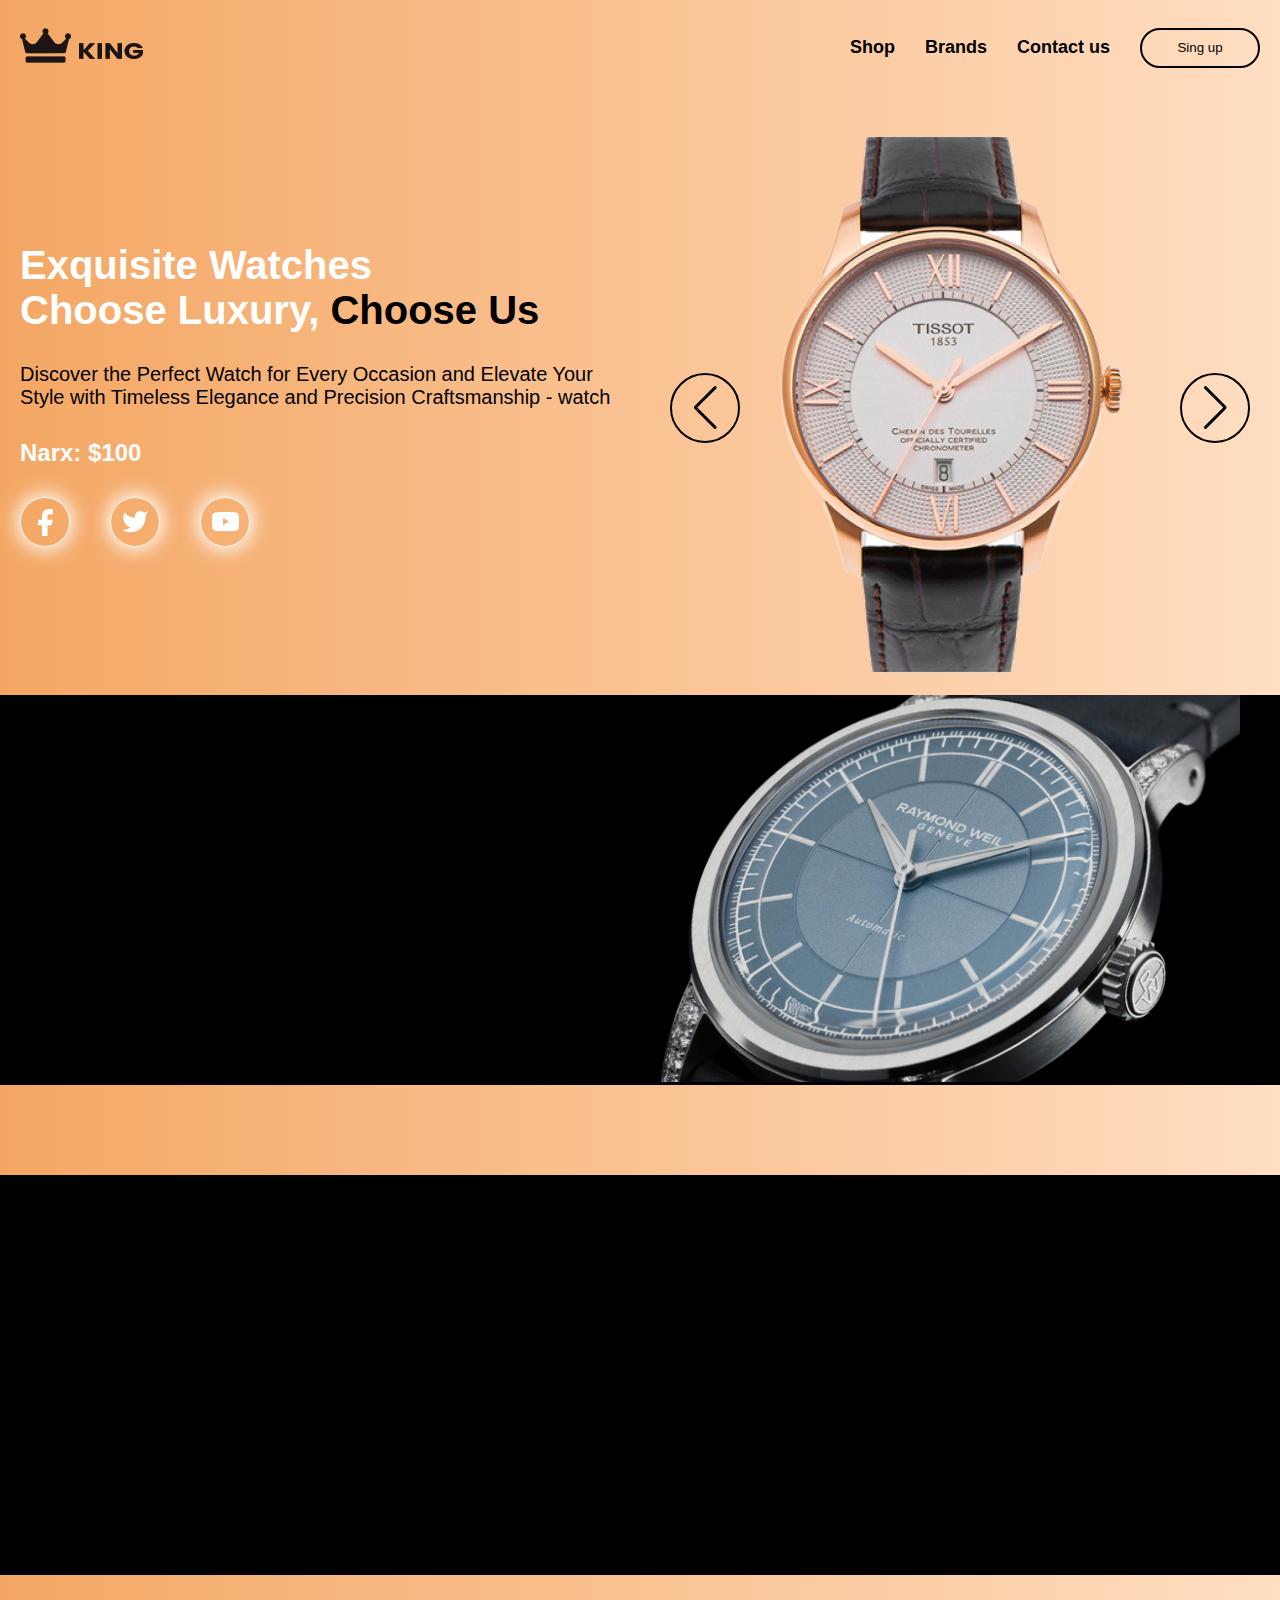
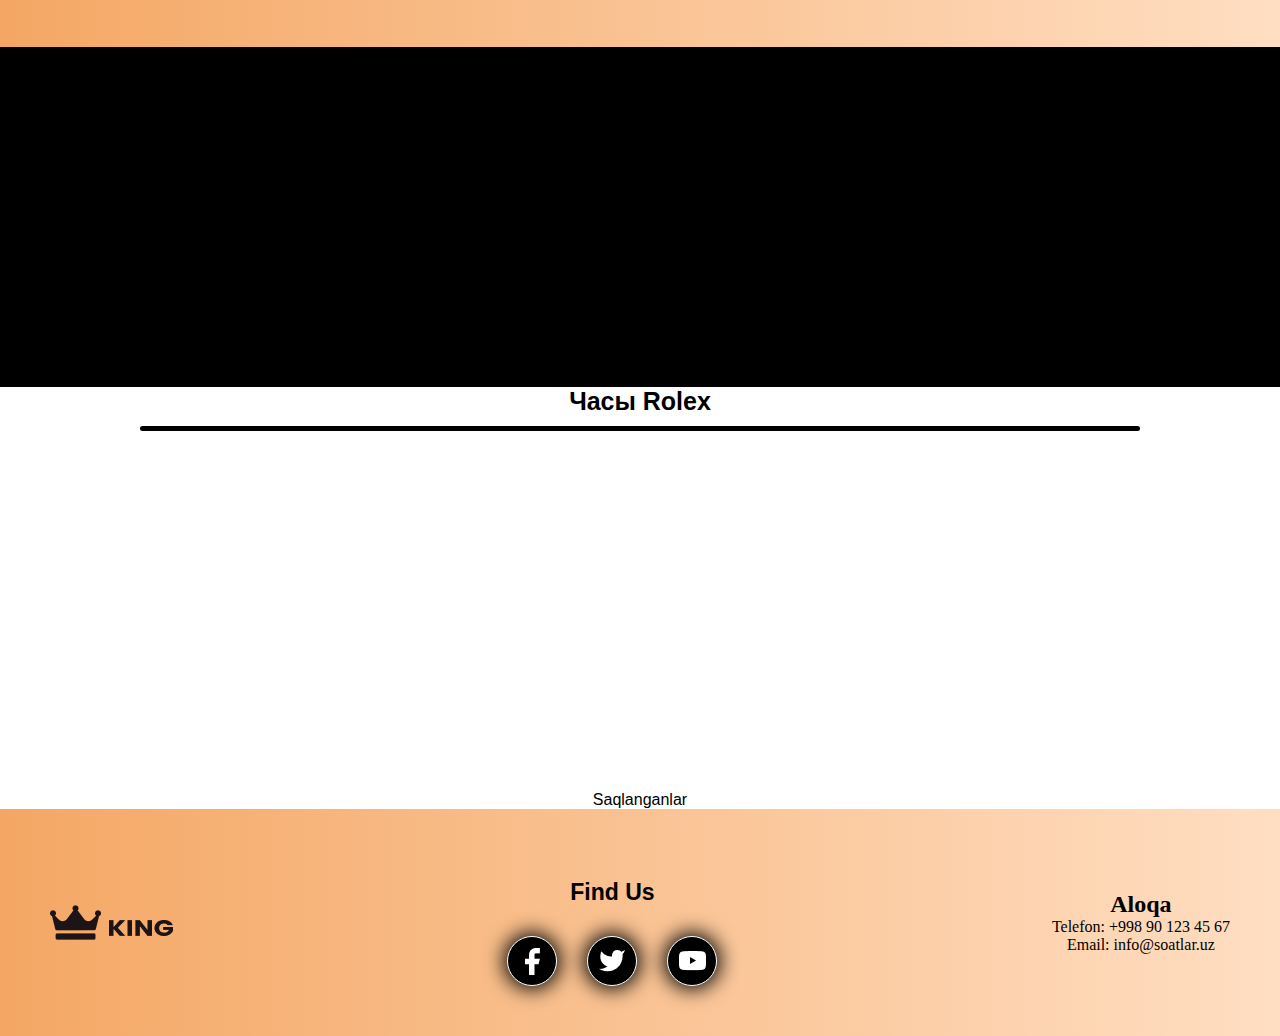
<file: index.html>
<!DOCTYPE html>
<html lang="en">

<head>
    <meta charset="UTF-8">
    <meta name="viewport" content="width=device-width, initial-scale=1.0">
    <title>Document</title>
    <link rel="stylesheet" href="https://cdn.jsdelivr.net/npm/swiper@11/swiper-bundle.min.css" />
    <link href="https://unpkg.com/aos@2.3.1/dist/aos.css" rel="stylesheet">
    <link rel="stylesheet" href="https://unpkg.com/aos@2.3.1/dist/aos.css">

    <link rel="stylesheet" href="./main.css">
    <link rel="stylesheet" href="./modal.css">
</head>

<body>


    <header>
        <nav>
            <ul><img src="./Logo.png" alt=""></ul>
            <ul class="second_ul">

                <a href="./shop.html">
                    <li class="nav_li">Shop</li>
                </a>
                <a href="">
                    <li class="nav_li">Brands</li>
                </a>
                <a href="">
                    <li class="nav_li">Contact us</li>
                </a>

                <button class="sing_up_btn">Sing up</button>

                <div id="registration-modal" class="modal">
                    <div class="modal-content">
                        <span class="close-btn">&times;</span>
                        <h2 class="modal_title">Ro‘yxatdan o‘tish</h2>
                        <input type="text" placeholder="Ismingiz" class="inp_name">
                        <input type="email" placeholder="Email" class="inp_email">
                        <button class="register-btn">Tasdiqlash</button>
                    </div>
                </div>
            </ul>
        </nav>
    </header>


    <div class="main_div">

        <div class="md_items">

            <h3 class="fisrt_title">Exquisite Watches</h3>
            <h4 class="fisrt_title">Choose Luxury, <span style="color: black;">Choose Us</span></h4>

            <p class="info_watch">Discover the Perfect Watch for Every Occasion and Elevate Your Style with Timeless
                Elegance and Precision
                Craftsmanship - watch
            </p>

            <h2 id="watch-price" class="price_watch">Narx: $100</h2>


            <div class="second_mdiv">
                <div class="dumolo_div">
                    <img src="./facebook.png" alt="">
                </div>
                <div class="dumolo_div">
                    <img src="./twitter.png" alt="">
                </div>
                <div class="dumolo_div">
                    <img src="./youtube.png" alt="">
                </div>
            </div>
        </div>


        <div class="swiper">
            <!-- Additional required wrapper -->
            <div class="swiper-wrapper">
                <!-- Slides -->
                <div class="swiper-slide">
                    <img src="./Watch1.png" alt="">
                </div>
                <div class="swiper-slide">
                    <img src="./Watch2.png" alt="">
                </div>
                <div class="swiper-slide">
                    <img src="./Watch3.png" alt="">
                </div>
                <div class="swiper-slide">
                    <img src="./watch4.png" alt="">
                </div>
                ...
            </div>

            <div class="swiper-button-prev"></div>
            <div class="swiper-button-next"></div>

        </div>

    </div>


    <section style="background-color: black;">
        <div class="container">
            <div class="bg_watch_div">

                <div class="bg_watch">
                    <div class="watch_box"  data-aos="fade-right">
                        <p class="bgw_title">Women's Collections</p>
                        <p class="bgw_info">From classic everyday designs to dressy diamond timepieces, discover all our
                            collections.</p>
                        <button class="bgw_btn">LEARN MORE</button>
                    </div>
                    <div class="watch_bg_img">
                        <img src="./images/bgimg.png" alt="">
                    </div>
                </div>

            </div>
        </div>
    </section>
    <br>
    <br>
    <br>
    <br>
    <br>
    <section style="background-color: black; height: 400px;">
        <div class="container">
            <div class="bg_watch_div">

                <div class="bg_watch">
                    <div class="watch_box" data-aos="fade-right">
                        <p class="bgw_title">Men's Collections</p>
                        <p class="bgw_info">Explore our quartz and automatic watches to find your perfect combination of style & functionality.</p>
                        <button class="bgw_btn">LEARN MORE</button>
                    </div>
                    <div class="watch_bg_img"  data-aos="fade-right">
                        <img src="./images/bg3.png" alt="">
                    </div>
                </div>

            </div>
        </div>
    </section>
    <br>
    <br>
    <br>
    <br>
    <section style="background-color: black; height: 340px;">
        <div class="container">
            <div class="bg_watch_div">

                <div class="bg_watch">
                    <div class="watch_box" data-aos="fade-left">
                        <p class="bgw_title">SKELETON WATCHES</p>
                        <p class="bgw_info">From classic everyday designs to dressy diamond timepieces, discover all our
                            collections.</p>
                        <button class="bgw_btn">LEARN MORE</button>
                    </div>
                    <div class="watch_bg_img" data-aos="fade-left">
                        <img src="./images/bg2.png" alt="">
                    </div>
                </div>

            </div>
        </div>
    </section>

    <section style="background-color: white;">
        <div class="container">
            <!-- <div class="line"></div> -->
            <h3 class="rolex_title">Часы Rolex</h3>
            <div class="line"></div>

            <div class="main_div2">

                <div class="rolex_div" data-aos="flip-right">
                    <div class="fav"><button class="add_btn">add</button></div>
                    <div>
                        <p class="rolex_name">Day-Date 40</p>
                        <p class="rolex_info">Oyster, 40mm, Everose gold</p>
                        <p class="rolex_price">$46,200</p>
                    </div>
                    <div>
                        <img src="./images/rolex3.png" alt="" class="rolex3_img">
                    </div>
                </div>

                <div class="rolex_div" data-aos="flip-right">
                    <div class="fav"><button class="add_btn">add</button></div>
                    <div>
                        <p class="rolex_name">Datejust 36</p>
                        <p class="rolex_info">Oyster, 36 mm, Oystersteel and white</p>
                        <p class="rolex_price">$2,000</p>
                    </div>
                    <div>
                        <img src="./images/rolex2.png" alt="" class="rolex3_img">
                    </div>
                </div>

                <!-- <div class="rolex_div" data-aos="fade-right">
                    <div class="fav"><button class="add_btn">add</button></div>
                    <div>
                        <p class="rolex_name">Oyster Perpetual 41</p>
                        <p class="rolex_info">Oyster, 41 mm, Oystersteel</p>
                        <p class="rolex_price">$6,500</p>
                    </div>
                    <div>
                        <img src="./images/rolex1.png" alt="" class="rolex3_img">
                    </div>
                </div>

                <div class="rolex_div" data-aos="fade-left">
                    <div class="fav"><button class="add_btn">add</button></div>
                    <div>
                        <p class="rolex_name">Yacht-Master 42</p>
                        <p class="rolex_info">Oyster, 42 mm, RLX titanium</p>
                        <p class="rolex_price">$16,200</p>
                    </div>
                    <div>
                        <img src="./images/rolex4.png" alt="" class="rolex3_img">
                    </div>
                </div>

                <div class="rolex_div" data-aos="zoom-in-right">
                    <div class="fav"><button class="add_btn">add</button></div>
                    <div>
                        <p class="rolex_name">Explorer 36</p>
                        <p class="rolex_info">Oyster, 36 mm, Oystersteel</p>
                        <p class="rolex_price">$12,700</p>
                    </div>
                    <div>
                        <img src="./images/rolex5png.png" alt="" class="rolex3_img">
                    </div>
                </div>

                <div class="rolex_div" data-aos="zoom-in-left">
                    <div class="fav"><button class="add_btn">add</button></div>
                    <div>
                        <p class="rolex_name">Cosmograph Daytona</p>
                        <p class="rolex_info">Oyster, 40 мм, желтое золото </p>
                        <p class="rolex_price">$125,200</p>
                    </div>
                    <div>
                        <img src="./images/rolex6.png" alt="" class="rolex3_img">
                    </div>
                </div>

                <div class="rolex_div" data-aos="flip-right">
                    <div class="fav"><button class="add_btn">add</button></div>
                    <div>
                        <p class="rolex_name">Day-Date 40</p>
                        <p class="rolex_info">Oyster, 40mm, Everose gold</p>
                        <p class="rolex_price">$46,200</p>
                    </div>
                    <div>
                        <img src="./images/rolex3.png" alt="" class="rolex3_img">
                    </div>
                </div>

                <div class="rolex_div" data-aos="flip-right" style="margin-bottom: 50px;">
                    <div class="fav"><button class="add_btn">add</button></div>
                    <div>
                        <p class="rolex_name">Datejust 36</p>
                        <p class="rolex_info">Oyster, 36 mm, Oystersteel and white</p>
                        <p class="rolex_price">$2,000</p>
                    </div>
                    <div>
                        <img src="./images/rolex2.png" alt="" class="rolex3_img">
                    </div>
                </div> -->


            </div>
            <a href="./rolexsave.html" class="items_user">Saqlanganlar</a>
        </div>
    </section>

    <footer>
        <div class="container">
            <div class="footer_div">

                <img src="./Logo.png" alt="">

                <div>
                    <p class="socila_us">Find Us</p>
                    <div class="social_div">
                        <div class="dumolo_div dm2">
                            <img src="./facebook.png" alt="">
                        </div>
                        <div class="dumolo_div dm2">
                            <img src="./twitter.png" alt="">
                        </div>
                        <div class="dumolo_div dm2">
                            <img src="./youtube.png" alt="">
                        </div>
                    </div>
                </div>

                <div class="contact">
                    <h2>Aloqa</h2>
                    <p>Telefon: +998 90 123 45 67</p>
                    <p>Email: info@soatlar.uz</p>
                </div>

            </div>
    </footer>





    <script src="https://unpkg.com/aos@2.3.1/dist/aos.js"></script>
    <script>
        AOS.init();
    </script>


    <script>
        document.querySelectorAll(".add_btn").forEach((button) => {
            button.addEventListener("click", function () {
                const rolexDiv = this.closest(".rolex_div").outerHTML; // To‘g‘ri HTML olish

                let selectedWatches = JSON.parse(localStorage.getItem("selectedWatches")) || [];
                selectedWatches.push(rolexDiv);
                localStorage.setItem("selectedWatches", JSON.stringify(selectedWatches));

                alert("Soat saqlandi!");
            });
        });


        document.addEventListener("DOMContentLoaded", function () {
            AOS.init();
        });


    </script>







    <script src="https://cdn.jsdelivr.net/npm/swiper@11/swiper-bundle.min.js"></script>
    <script src="https://unpkg.com/aos@2.3.1/dist/aos.js"></script>
    <script src="./main.js"></script>
    <script src="./modal.js"></script>
</body>

</html>
</file>
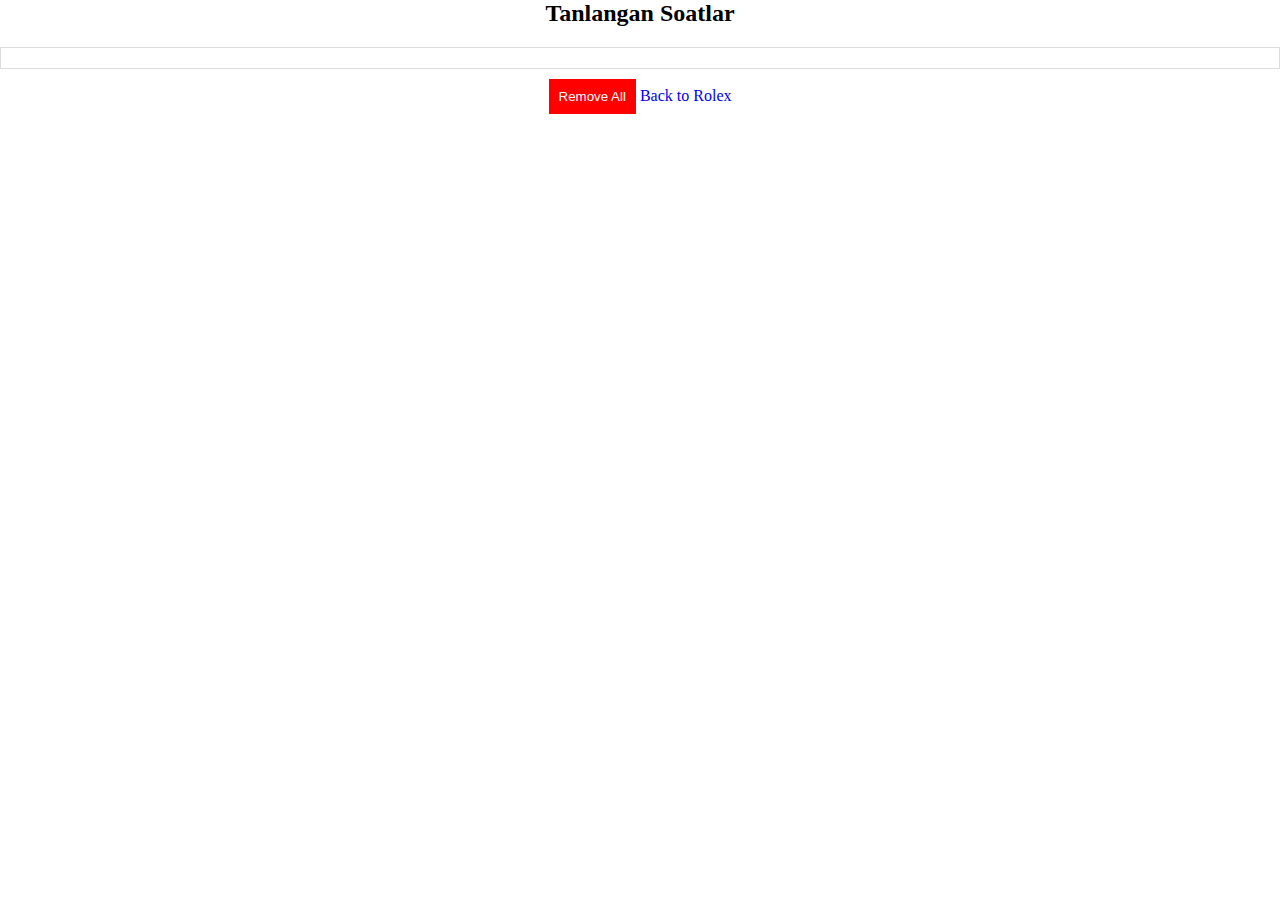
<file: rolexsave.html>
<!DOCTYPE html>
<html lang="en">

<head>
    <meta charset="UTF-8">
    <meta name="viewport" content="width=device-width, initial-scale=1.0">
    <title>Tanlangan Soatlar</title>
    <link rel="stylesheet" href="./main.css">
</head>

<body>

    <h2>Tanlangan Soatlar</h2>
    <div class="selected-watches" style="display: flex; flex-wrap: wrap; gap: 50px; justify-content: center;">
    </div>

    <button id="remove_all_btn">Remove All</button>
    <a href="./index.html">Back to Rolex</a>

    <script>
        document.addEventListener("DOMContentLoaded", function () {
            let selectedWatches = JSON.parse(localStorage.getItem("selectedWatches")) || [];
            console.log("LocalStorage:", selectedWatches); // LOCALSTORAGE TEKSHIRISH

            let container = document.querySelector(".selected-watches"); // TO‘G‘RI NODNI TANLASH
            if (!container) {
                console.error("Hato! .selected-watches topilmadi.");
                return;
            }

            if (selectedWatches.length > 0) {
                selectedWatches.forEach((watchHTML) => {
                    container.innerHTML += watchHTML;
                });
            }

            // "Remove All" tugmasini ishlatish uchun
            document.getElementById("remove_all_btn").addEventListener("click", function () {
                localStorage.removeItem("selectedWatches"); // LOCALSTORAGE TOZALASH
                container.innerHTML = ""; // UI dan ham o‘chirish
            });
        });
    </script>

</body>

</html>
</file>
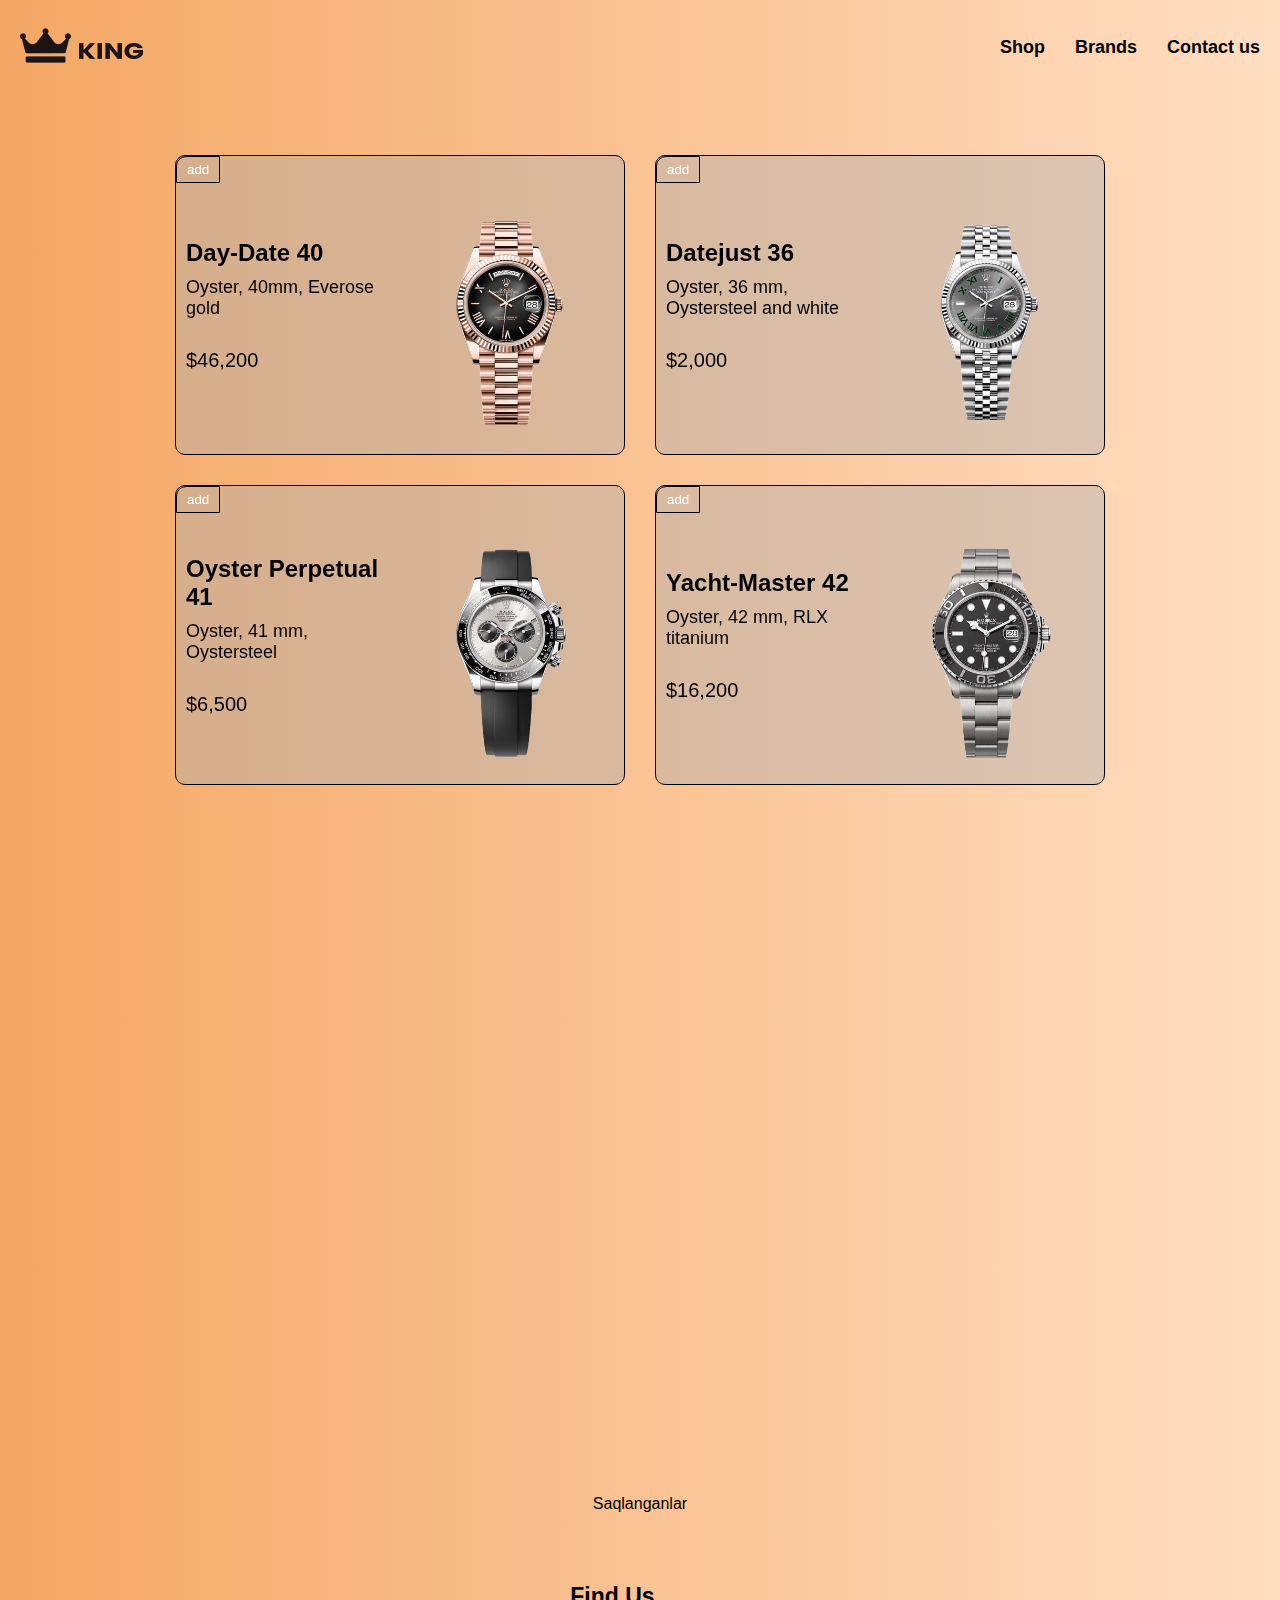
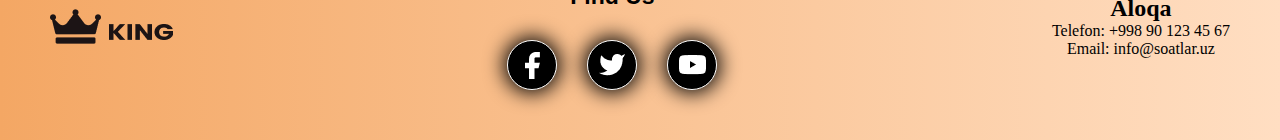
<file: shop.html>
<!DOCTYPE html>
<html lang="en">

<head>
    <meta charset="UTF-8">
    <meta name="viewport" content="width=device-width, initial-scale=1.0">
    <title>Document</title>
    <link rel="stylesheet" href="https://cdn.jsdelivr.net/npm/swiper@11/swiper-bundle.min.css" />
    <link href="https://unpkg.com/aos@2.3.1/dist/aos.css" rel="stylesheet">
    <link rel="stylesheet" href="https://unpkg.com/aos@2.3.1/dist/aos.css">

    <link rel="stylesheet" href="./main.css">
    <link rel="stylesheet" href="./modal.css">
</head>

<body>


    <header>
        <nav>
            <ul><a href="./index.html"><img src="./Logo.png" alt=""></a></ul>
            <ul class="second_ul">

                <a href="./shop.html">
                    <li class="nav_li">Shop</li>
                </a>
                <a href="">
                    <li class="nav_li">Brands</li>
                </a>
                <a href="">
                    <li class="nav_li">Contact us</li>
                </a>


            </ul>
        </nav>
    </header>



    <section>
        <div class="main_div2">

            <div class="rolex_div" data-aos="flip-right">
                <div class="fav"><button class="add_btn">add</button></div>
                <div>
                    <p class="rolex_name">Day-Date 40</p>
                    <p class="rolex_info">Oyster, 40mm, Everose gold</p>
                    <p class="rolex_price">$46,200</p>
                </div>
                <div>
                    <img src="./images/rolex3.png" alt="" class="rolex3_img">
                </div>
            </div>

            <div class="rolex_div" data-aos="flip-right">
                <div class="fav"><button class="add_btn">add</button></div>
                <div>
                    <p class="rolex_name">Datejust 36</p>
                    <p class="rolex_info">Oyster, 36 mm, Oystersteel and white</p>
                    <p class="rolex_price">$2,000</p>
                </div>
                <div>
                    <img src="./images/rolex2.png" alt="" class="rolex3_img">
                </div>
            </div>

            <div class="rolex_div" data-aos="fade-right">
                <div class="fav"><button class="add_btn">add</button></div>
                <div>
                    <p class="rolex_name">Oyster Perpetual 41</p>
                    <p class="rolex_info">Oyster, 41 mm, Oystersteel</p>
                    <p class="rolex_price">$6,500</p>
                </div>
                <div>
                    <img src="./images/rolex1.png" alt="" class="rolex3_img">
                </div>
            </div>

            <div class="rolex_div" data-aos="fade-left">
                <div class="fav"><button class="add_btn">add</button></div>
                <div>
                    <p class="rolex_name">Yacht-Master 42</p>
                    <p class="rolex_info">Oyster, 42 mm, RLX titanium</p>
                    <p class="rolex_price">$16,200</p>
                </div>
                <div>
                    <img src="./images/rolex4.png" alt="" class="rolex3_img">
                </div>
            </div>

            <div class="rolex_div" data-aos="zoom-in-right">
                <div class="fav"><button class="add_btn">add</button></div>
                <div>
                    <p class="rolex_name">Explorer 36</p>
                    <p class="rolex_info">Oyster, 36 mm, Oystersteel</p>
                    <p class="rolex_price">$12,700</p>
                </div>
                <div>
                    <img src="./images/rolex5png.png" alt="" class="rolex3_img">
                </div>
            </div>

            <div class="rolex_div" data-aos="zoom-in-left">
                <div class="fav"><button class="add_btn">add</button></div>
                <div>
                    <p class="rolex_name">Cosmograph Daytona</p>
                    <p class="rolex_info">Oyster, 40 мм, желтое золото </p>
                    <p class="rolex_price">$125,200</p>
                </div>
                <div>
                    <img src="./images/rolex6.png" alt="" class="rolex3_img">
                </div>
            </div>

            <div class="rolex_div" data-aos="flip-right">
                <div class="fav"><button class="add_btn">add</button></div>
                <div>
                    <p class="rolex_name">Day-Date 40</p>
                    <p class="rolex_info">Oyster, 40mm, Everose gold</p>
                    <p class="rolex_price">$46,200</p>
                </div>
                <div>
                    <img src="./images/rolex3.png" alt="" class="rolex3_img">
                </div>
            </div>

            <div class="rolex_div" data-aos="flip-right" style="margin-bottom: 50px;">
                <div class="fav"><button class="add_btn">add</button></div>
                <div>
                    <p class="rolex_name">Datejust 36</p>
                    <p class="rolex_info">Oyster, 36 mm, Oystersteel and white</p>
                    <p class="rolex_price">$2,000</p>
                </div>
                <div>
                    <img src="./images/rolex2.png" alt="" class="rolex3_img">
                </div>
            </div>
        </div>

        <a href="./rolexsave.html" class="items_user">Saqlanganlar</a>

    </section>








    <footer>
        <div class="container">
            <div class="footer_div">

                <img src="./Logo.png" alt="">

                <div>
                    <p class="socila_us">Find Us</p>
                    <div class="social_div">
                        <div class="dumolo_div dm2">
                            <img src="./facebook.png" alt="">
                        </div>
                        <div class="dumolo_div dm2">
                            <img src="./twitter.png" alt="">
                        </div>
                        <div class="dumolo_div dm2">
                            <img src="./youtube.png" alt="">
                        </div>
                    </div>
                </div>

                <div class="contact">
                    <h2>Aloqa</h2>
                    <p>Telefon: +998 90 123 45 67</p>
                    <p>Email: info@soatlar.uz</p>
                </div>

            </div>
    </footer>








    <script src="https://unpkg.com/aos@2.3.1/dist/aos.js"></script>
    <script>
        AOS.init();
    </script>


    <script>
        document.querySelectorAll(".add_btn").forEach((button) => {
            button.addEventListener("click", function () {
                const rolexDiv = this.closest(".rolex_div").outerHTML; // To‘g‘ri HTML olish

                let selectedWatches = JSON.parse(localStorage.getItem("selectedWatches")) || [];
                selectedWatches.push(rolexDiv);
                localStorage.setItem("selectedWatches", JSON.stringify(selectedWatches));

                alert("Soat saqlandi!");
            });
        });


        document.addEventListener("DOMContentLoaded", function () {
            AOS.init();
        });


    </script>







    <script src="https://cdn.jsdelivr.net/npm/swiper@11/swiper-bundle.min.js"></script>
    <script src="https://unpkg.com/aos@2.3.1/dist/aos.js"></script>
    <script src="./main.js"></script>
    <script src="./modal.js"></script>


</body>

</html>
</file>
<file: modal.css>
/* Modal uchun fon */
.modal {
    display: none;
    position: fixed;
    top: 0;
    left: 0;
    width: 100%;
    height: 100%;
    background: rgba(0, 0, 0, 0.5); /* Yarim shaffof qora fon */
    display: flex;
    justify-content: center;
    align-items: center;
    z-index: 1000;
}

/* Modal kontenti */
.modal-content {
    background: white;
    padding: 20px;
    border-radius: 10px;
    width: 300px;
    height: 230px;
    text-align: center;
    position: relative;
}

/* Modal yopish tugmasi */
.close-btn {
    position: absolute;
    top: 10px;
    right: 15px;
    font-size: 24px;
    cursor: pointer;
}
/* Knopkalar */
.sing_up_btn {
    width: 120px;
    height: 40px;
    border-radius: 20px;
    border: 2px solid black;
    background: none;
    transition: .3s ease;
}
.sing_up_btn:hover{
    background-color: black;
    color: white;
}

.register-btn {
    width: 120px;
    height: 40px;
    border-radius: 20px;
    border: 2px solid black;
    background: none;
    transition: .3s ease;
}
.register-btn:hover{
    background-color: black;
    color: white;
}

body.modal-open {
    overflow: hidden;
}

.modal_title{
    font-family: 'Segoe UI', Tahoma, Geneva, Verdana, sans-serif;
    margin-bottom: 15px;
}

.inp_name{
    width: 220px;
    height: 30px;
    padding-left: 20px;
    border-radius: 20px;
    outline: none;
    border: 2px solid black;
}

.inp_email{
    width: 220px;
    height: 30px;
    padding-left: 20px;
    border-radius: 20px;
    outline: none;
    border: 2px solid black;
    margin-top: 10px;
    margin-bottom: 15px;
}
</file>
<file: main.css>
* {
    margin: 0;
    padding: 0;
    box-sizing: border-box;
}

.swiper {
    width: 700px;
    height: 600px;
    text-align: center;
}

/* 
body {
    transition: background 0.5s ease-in-out;
}

.bg-slide-1 {
    background: linear-gradient(to right, #F4A764, #FFDEC2);
}

.bg-slide-2 {
    background: linear-gradient(to right, #ADB0B0, #E1E1E1);
}

.bg-slide-3 {
    background: linear-gradient(to right, #30A357, #75E39A);
}

.bg-slide-4 {
    background: linear-gradient(to right, #F24F4F, #FFA895);
} */

nav {
    display: flex;
    justify-content: space-between;
    align-items: center;
    padding: 20px;
}

.second_ul {
    display: flex;
    gap: 30px;
    align-items: center;
}

a {
    text-decoration: none;
}

ul {
    list-style: none;
}

.nav_li {
    color: black;
    font-size: large;
    font-weight: 600;
    font-family: 'Segoe UI', Tahoma, Geneva, Verdana, sans-serif;
}

/* .sing_up_btn {
    width: 120px;
    height: 40px;
    border-radius: 20px;
    border: 2px solid black;
    background: none;
    transition: .3s ease;
}

.sing_up_btn:hover {
    background-color: black;
    color: white;
} */


.main_div {
    display: flex;
    align-items: center;
    padding-left: 20px;
    padding-right: 20px;
}

.fisrt_title {
    font-size: 40px;
    font-weight: 700;
    color: white;
    text-align: start;
    font-family: 'Segoe UI', Tahoma, Geneva, Verdana, sans-serif;
}

.info_watch {
    text-align: start;
    width: 600px;
    font-size: 20px;
    margin-top: 30px;
    margin-bottom: 30px;
    font-family: 'Gill Sans', 'Gill Sans MT', Calibri, 'Trebuchet MS', sans-serif;
}

.price_watch {
    color: white;
    text-align: start;
    font-family: 'Segoe UI', Tahoma, Geneva, Verdana, sans-serif;
}


.swiper-button-prev {
    width: 70px;
    height: 70px;
    margin-left: 40px;
    border: 2px solid black;
    border-radius: 50%;
    color: black;
    transition: .3s ease;
}

.swiper-button-prev:hover {
    background-color: black;
    border: 2px solid white;
    color: white;
    box-shadow: 0 0 22px 3px black;
}

.swiper-button-next {
    width: 70px;
    height: 70px;
    margin-left: 40px;
    border: 2px solid black;
    border-radius: 50%;
    color: black;
    transition: .3s ease;
}

.swiper-button-next:hover {
    background-color: black;
    border: 2px solid white;
    color: white;
    box-shadow: 0 0 22px 3px black;
}


.second_mdiv {
    display: flex;
    align-items: center;
    gap: 40px;
    margin-top: 30px;
}

.dumolo_div {
    width: 50px;
    height: 50px;
    display: flex;
    justify-content: center;
    align-items: center;
    border-radius: 50%;
    border: 1px solid white;
    box-shadow: 0 0 20px 3px white;
}

.container {
    width: 100%;
    max-width: 1200px;
    margin: 0 auto;
}




body {
    transition: background 0.5s ease-in-out;
    text-align: center;
}

.bg-slide-1 {
    background: linear-gradient(to right, #F4A764, #FFDEC2);
}

.bg-slide-2 {
    background: linear-gradient(to right, #ADB0B0, #E1E1E1);
}

.bg-slide-3 {
    background: linear-gradient(to right, #30A357, #75E39A);
}

.bg-slide-4 {
    background: linear-gradient(to right, #F24F4F, #FFA895);
}

#watch-price {
    font-size: 24px;
    font-weight: bold;
    margin-top: 20px;
}




.rolex_div {
    overflow: visible !important;
    position: relative;
    width: 450px;
    height: 300px;
    display: flex;
    align-items: center;
    border-radius: 10px;
    border: 1px solid black;
    padding: 10px;
    background-color: rgba(175, 173, 173, 0.442);
}


.fav {
    position: absolute;
    top: 0;
    left: 0;
}


.rolex_div {
    transition: .3s ease;
}

.rolex_div:hover {
    transform: translateY(-4px);
    box-shadow: 0 0 10px 5px rgba(94, 38, 38, 0.2);
}

.add_btn {
    background: none;
    /* width: 120px; */
    /* height: 30px; */
    border-top-left-radius: 10px;
    border: 1px solid black;
    color: white;
    padding: 5px 10px;
    cursor: pointer;
    transition: .3s ease;
}

.add_btn:hover {
    background-color: black;
    color: white;
}

.selected-watches {
    margin-top: 20px;
    padding: 10px;
    border: 1px solid #ddd;
}

#remove_all_btn {
    background-color: red;
    color: white;
    border: none;
    padding: 10px;
    margin-top: 10px;
    cursor: pointer;
}

.main_div2 {
    display: flex;
    justify-content: center;
    gap: 30px;
    flex-wrap: wrap;
    margin-top: 60px;
}

.rolex_title {
    font-size: 25px;
    font-weight: bold;
    margin-bottom: 10px;
    font-family: 'Segoe UI', Tahoma, Geneva, Verdana, sans-serif;
}

.line {
    width: 1000px;
    height: 5px;
    display: flex;
    margin: 0 auto;
    background-color: black;
    border-radius: 20px;
}

.rolex_name {
    font-size: 24px;
    text-align: start;
    font-weight: 600;
    font-family: 'Trebuchet MS', 'Lucida Sans Unicode', 'Lucida Grande', 'Lucida Sans', Arial, sans-serif;
}

.rolex_info {
    font-size: 18px;
    text-align: start;
    font-weight: 400;
    margin-top: 10px;
    font-family: 'Segoe UI', Tahoma, Geneva, Verdana, sans-serif;
}

.rolex_price {
    font-size: 20px;
    text-align: start;
    margin-top: 30px;
    font-family: 'Segoe UI', Tahoma, Geneva, Verdana, sans-serif;
}

.items_user {
    font-family: 'Segoe UI', Tahoma, Geneva, Verdana, sans-serif;
    color: black;
}

.footer_div {
    display: flex;
    justify-content: space-between;
    align-items: center;
}

.social_div {
    display: flex;
    align-items: center;
    gap: 30px;
}

.socila_us {
    font-weight: 600;
    font-size: 23px;
    margin-top: 20px;
    margin-bottom: 30px;
    font-family: 'Trebuchet MS', 'Lucida Sans Unicode', 'Lucida Grande', 'Lucida Sans', Arial, sans-serif;
}

footer {
    padding: 50px;
}

.dm2 {
    background-color: black;
    /* border: 1px solid black; */
    box-shadow: 0 0 20px 3px black;
}

/* ********************************************* */


.bg_watch {
    display: flex;
    align-items: center;
    justify-content: space-between;
    width: 100%;
    height: 390px;
    background-color: black;
}

.bgw_title {
    color: white;
    font-size: 40px;
    font-weight: 600;
    font-family: Verdana, Geneva, Tahoma, sans-serif;
    text-align: start;
}

.bgw_info {
    text-align: start;
    font-family: Verdana, Geneva, Tahoma, sans-serif;
    color: white;
    margin-top: 20px;
    margin-bottom: 20px;
}

.bgw_btn {
    display: flex;
    justify-content: center;
    align-items: center;
    width: 150px;
    height: 40px;
    border-radius: 10px;
    transition: .4s ease;
    border: 2px solid white;
}

.bgw_btn:hover {
    border: 2px solid white;
    color: white;
    background-color: rgba(255, 255, 255, 0.209);
}
</file>
